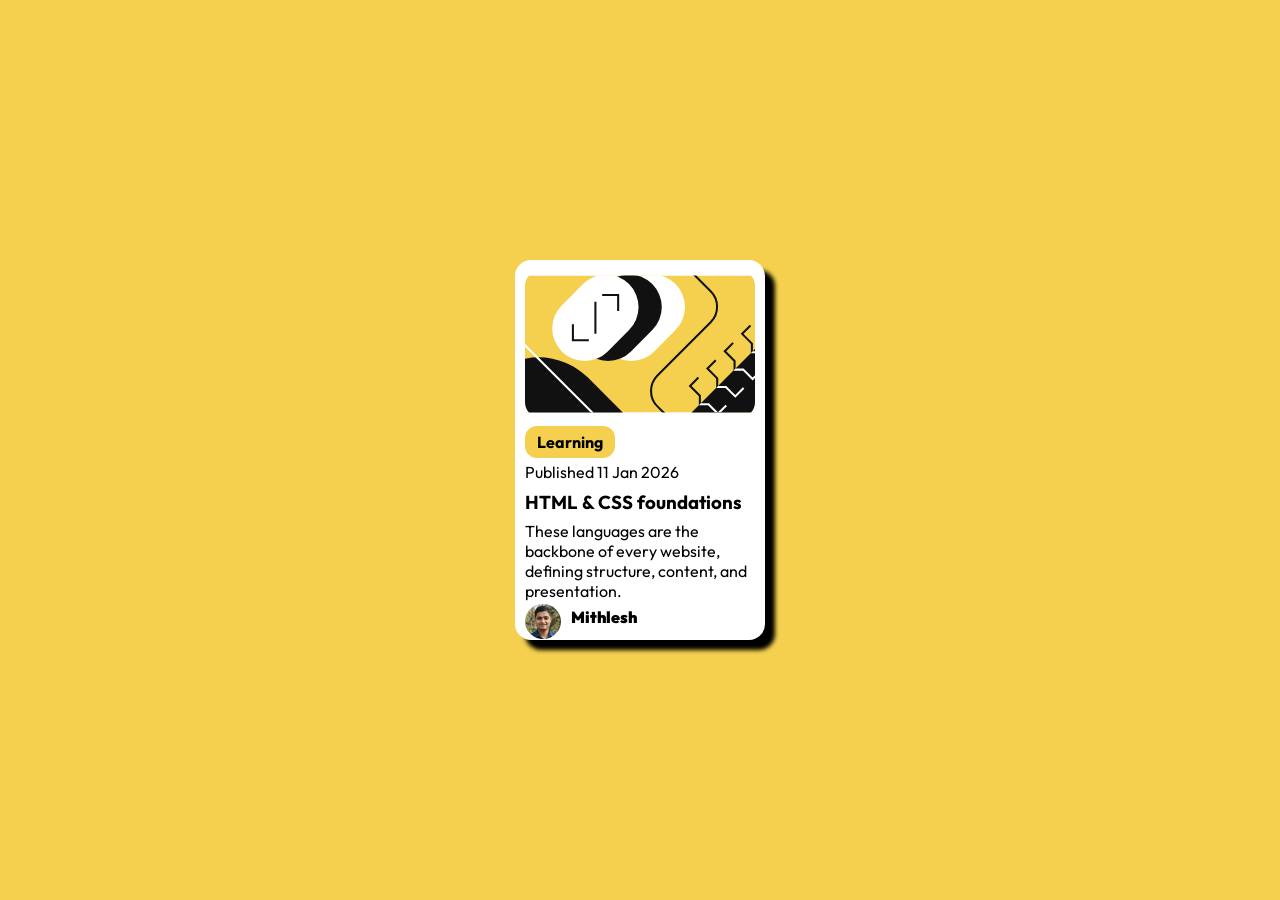
<file: blog preview card excercise/index.html>
<!DOCTYPE html>
<html lang="en">
  <head>
    <meta charset="UTF-8" />
    <meta name="viewport" content="width=device-width, initial-scale=1.0" />
    <title>Blog preview card</title>
    <link rel="stylesheet" href="style.css" />
  </head>
  <body>
    <div class="card">
      <img class="main" src="assets/images/illustration-article.svg" alt="">
      <div class="_tag">Learning</div>
      <div class="_date">Published 11 Jan 2026</div>
      <h3>HTML & CSS foundations</h3>
      <p>
        These languages are the backbone of every website, defining structure,
        content, and presentation.
      </p>
      <div class="author">
        <img src="assets/images/mithlesh.png" alt="author image">
        <span>Mithlesh</span>
      </div>
    </div>
  </body>
</html>
</file>
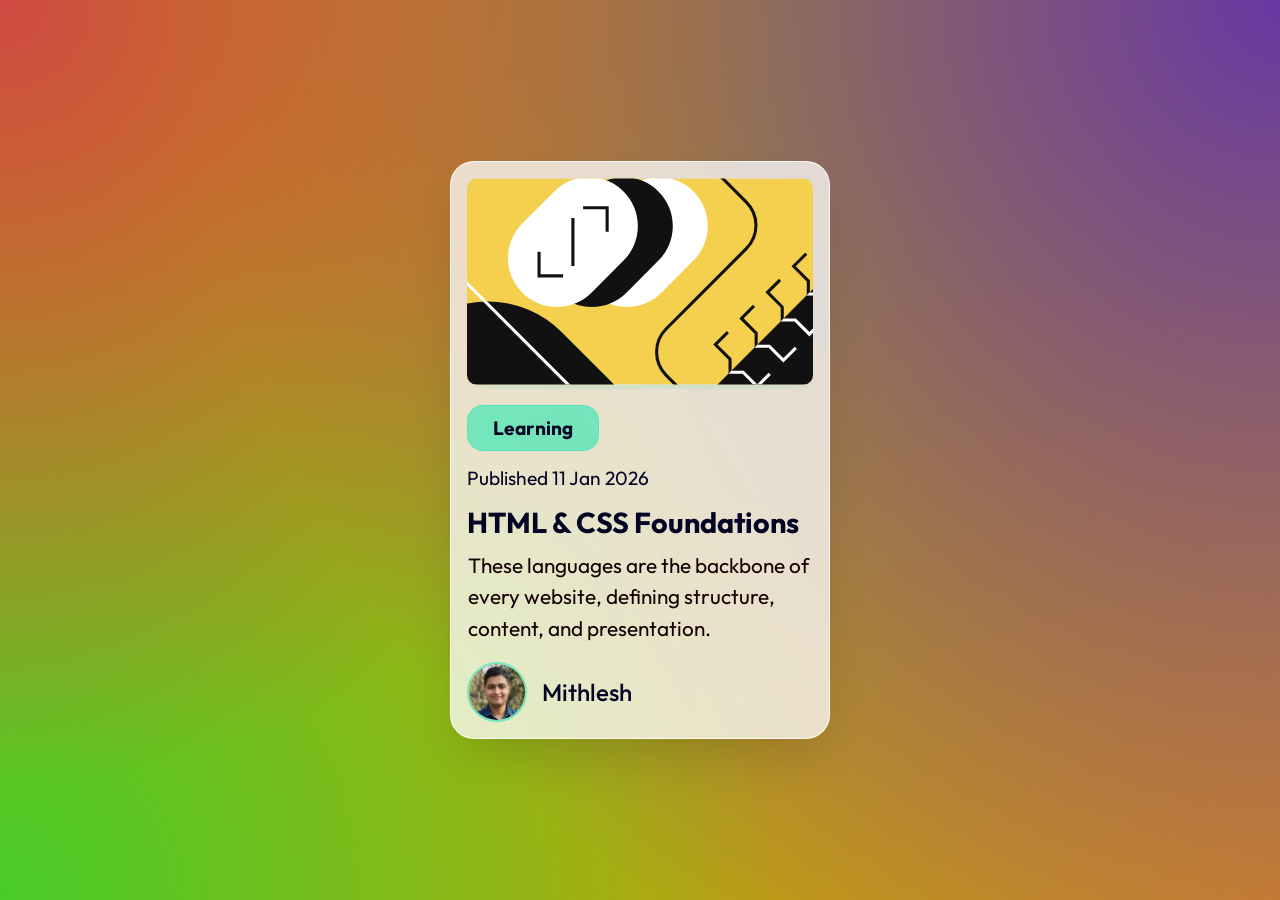
<file: Blog Review - Card/index.html>
<!DOCTYPE html>
<html lang="en">
  <head>
    <meta charset="UTF-8" />
    <meta name="viewport" content="width=device-width, initial-scale=1.0" />
    <title>Blog Preview Card</title>
    <link rel="preconnect" href="https://fonts.googleapis.com" />
    <link rel="preconnect" href="https://fonts.gstatic.com" crossorigin />
    <link
      rel="stylesheet"
      href="https://fonts.googleapis.com/css2?family=Outfit:wght@100..900&display=swap"
    />
    <link rel="stylesheet" href="style.css" />
  </head>
  <body>
    <main class="container">
      <article id="card">
        <div class="upper">
          <img
            class="illus"
            src="assets/images/illustration-article.svg"
            alt="article image"
          />
        </div>
        <div class="middle">
          <p class="tag">Learning</p>
          <p>Published 11 Jan 2026</p>
        </div>
        <div class="lowerhalf">
          <div class="content">
            <h1>HTML & CSS Foundations</h1>
            <p>
              These languages are the backbone of every website, defining
              structure, content, and presentation.
            </p>
          </div>
          <div class="lower">
            <img src="assets/images/mithlesh.png" alt="author image" />
            <span>Mithlesh</span>
          </div>
        </div>
      </article>
    </main>
    <script src="script_blog.js"></script>
  </body>
</html>
</file>
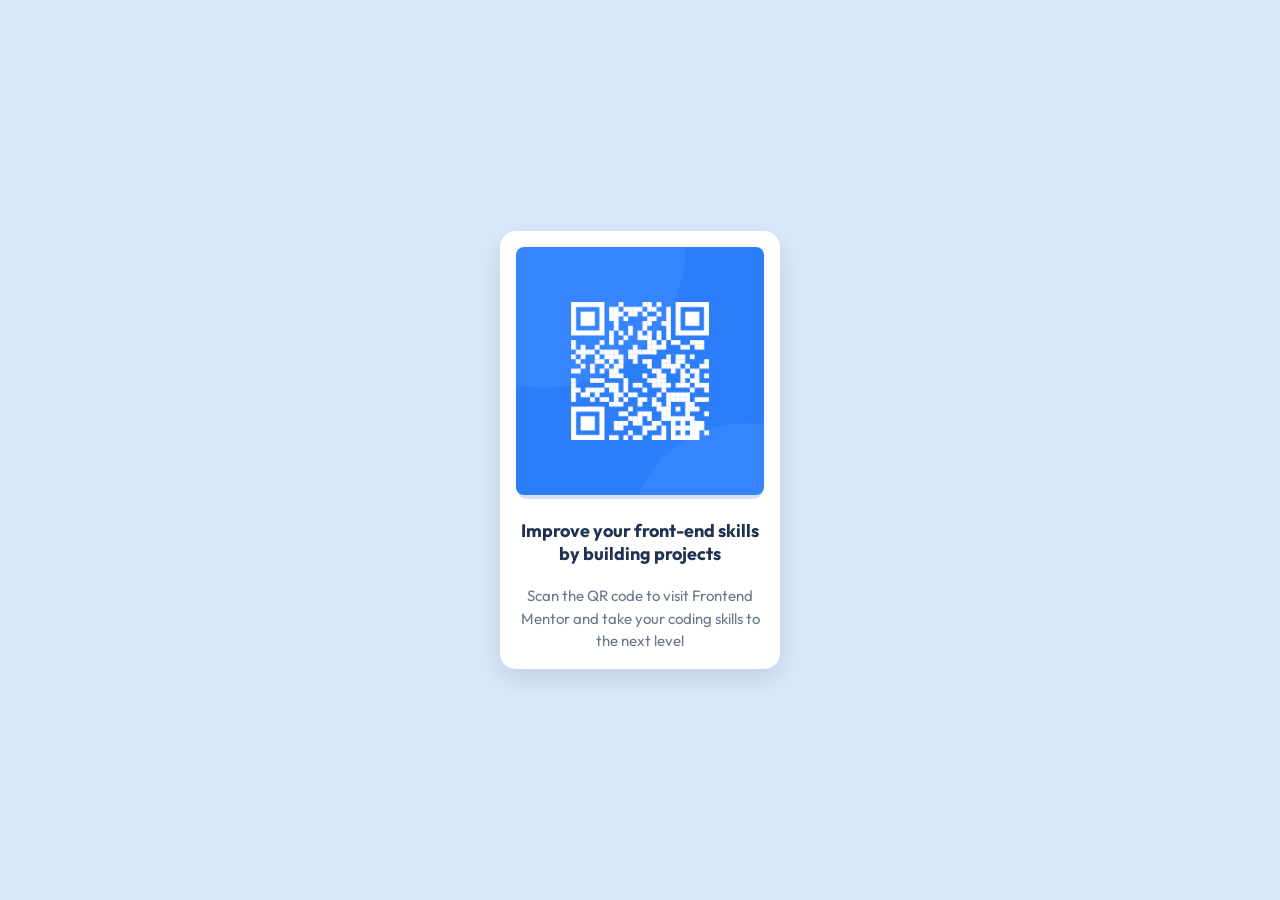
<file: card excercise/index.html>
<!DOCTYPE html>
<html lang="en">
  <head>
    <meta charset="UTF-8" />
    <meta name="viewport" content="width=device-width, initial-scale=1.0" />
    <link rel="stylesheet" href="style.css" />

    <title>QR code component</title>
  </head>
  <body>
    <div class="card">
      <div class="qr">
        <img src="images/image-qr-code.png" alt="QR Code" />
      </div>
      <h2>Improve your front-end skills by building projects</h2>
      <p>
        Scan the QR code to visit Frontend Mentor and take your coding skills to
        the next level
      </p>
    </div>
  </body>
</html>
</file>
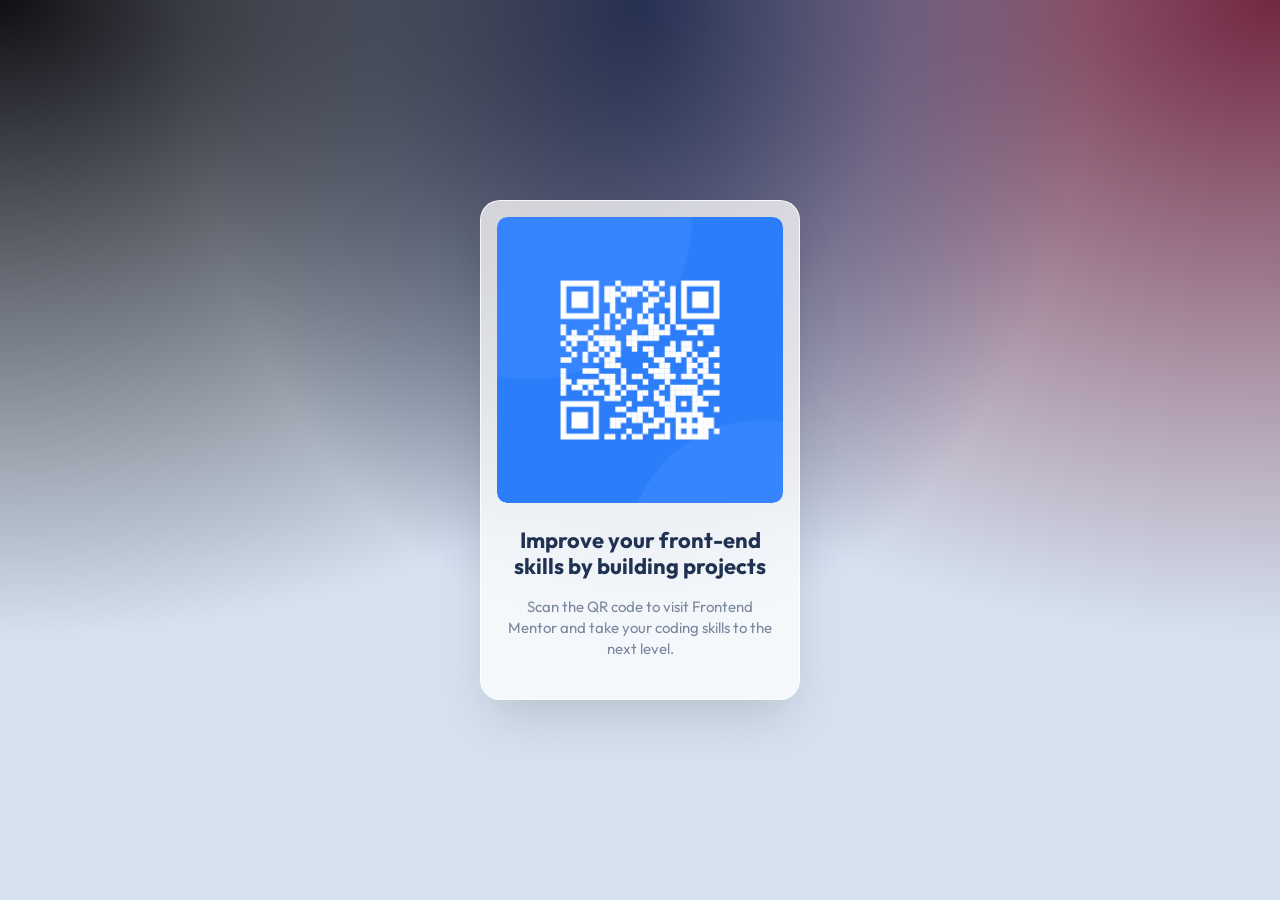
<file: QR Component Card/index.html>
<!DOCTYPE html>
<html lang="en">
  <head>
    <meta charset="UTF-8" />
    <meta name="viewport" content="width=device-width, initial-scale=1.0" />
    <meta name="description" content="interactive QR Code component" />

    <link rel="preconnect" href="https://fonts.googleapis.com" />
    <link rel="preconnect" href="https://fonts.gstatic.com" crossorigin />
    <link
      href="https://fonts.googleapis.com/css2?family=Outfit:wght@400;700&display=swap"
      rel="stylesheet"
    />
    <link rel="stylesheet" href="style.css" />

    <title>3D Glassmorphism QR Component</title>
  </head>
  <body>
    <main class="container">
      <article class="card" id="card">
        <div class="qr-container">
          <img
            src="images/image-qr-code.png"
            alt="QR code"
            class="qr"
          />
          <div class="glare"></div>
        </div>
        <div class="content">
          <h1>Improve your front-end skills by building projects</h1>
          <p>
            Scan the QR code to visit Frontend Mentor and take your coding
            skills to the next level.
          </p>
        </div>
      </article>
    </main>

    <script src="script.js"></script>
  </body>
</html>
</file>
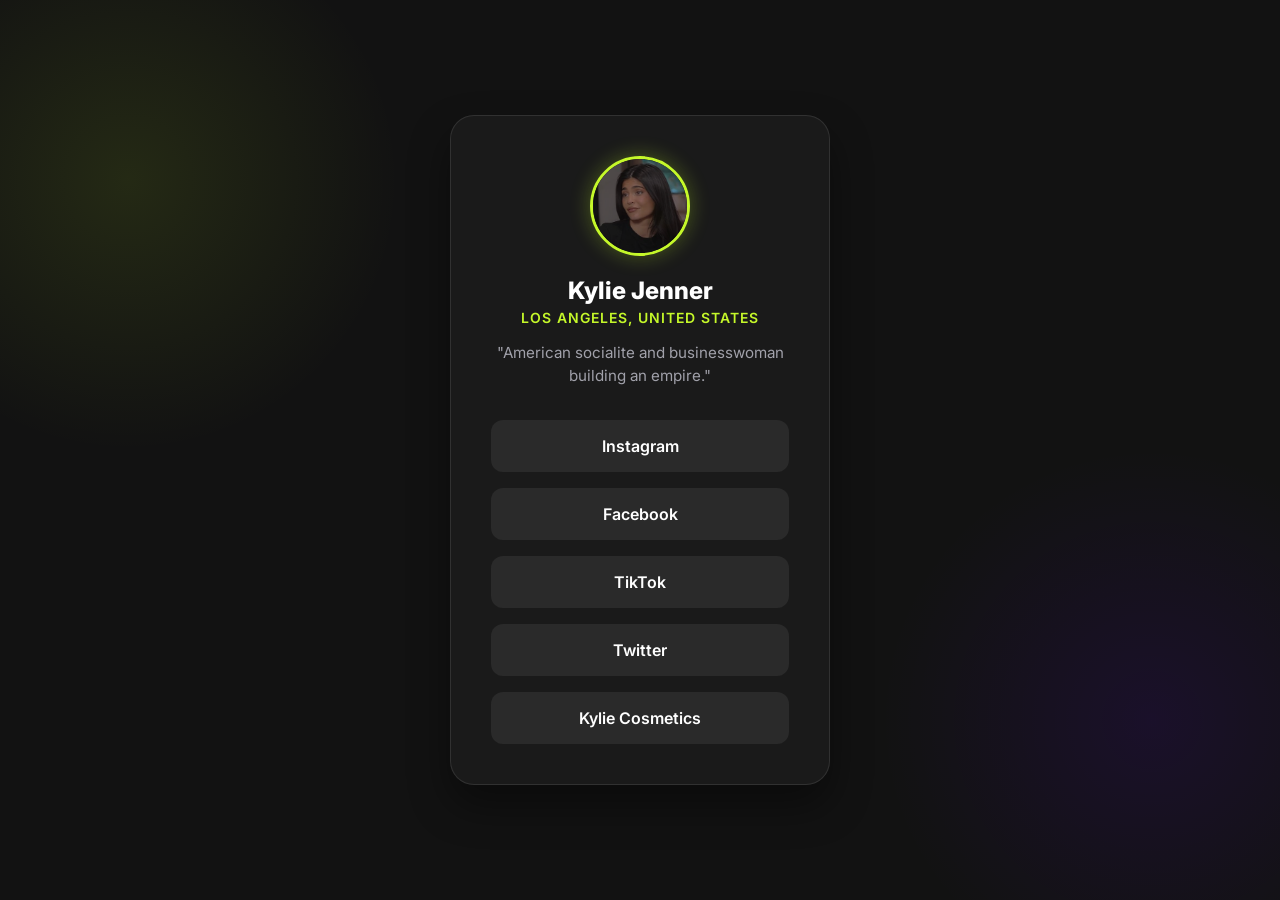
<file: Social Link's Page/index.html>
<!DOCTYPE html>
<html lang="en">
  <head>
    <meta charset="UTF-8" />
    <meta name="viewport" content="width=device-width, initial-scale=1.0" />
    <title>Social Links Profile</title>
    <link rel="preconnect" href="https://fonts.googleapis.com" />
    <link rel="preconnect" href="https://fonts.gstatic.com" crossorigin />
    <link href="https://fonts.googleapis.com/css2?family=Inter:wght@400;600;800&display=swap" rel="stylesheet">
    <link rel="stylesheet" href="style.css" />
  </head>
  <body>
    <main class="card">
      <div class="header">
        <div class="pic-container">
          <img src="images/pic.png" alt="Kylie Jenner" class="pic" />
        </div>
        <h1 class="name">Kylie Jenner</h1>
        <p class="location">Los Angeles, United States</p>
        <p class="bio">
          "American socialite and businesswoman building an empire."
        </p>
      </div>

      <ul class="links">
        <li>
          <a href="https://www.instagram.com/kyliejenner/" target="_blank"
            >Instagram</a
          >
        </li>
        <li>
          <a href="https://www.facebook.com/kyliejenner/" target="_blank"
            >Facebook</a
          >
        </li>
        <li>
          <a href="https://www.tiktok.com/@kyliejenner/" target="_blank"
            >TikTok</a
          >
        </li>
        <li>
          <a href="https://www.twitter.com/kyliejenner/" target="_blank"
            >Twitter</a
          >
        </li>
        <li>
          <a href="https://kyliecosmetics.com/" target="_blank"
            >Kylie Cosmetics</a
          >
        </li>
      </ul>
    </main>
  </body>
</html>
</file>
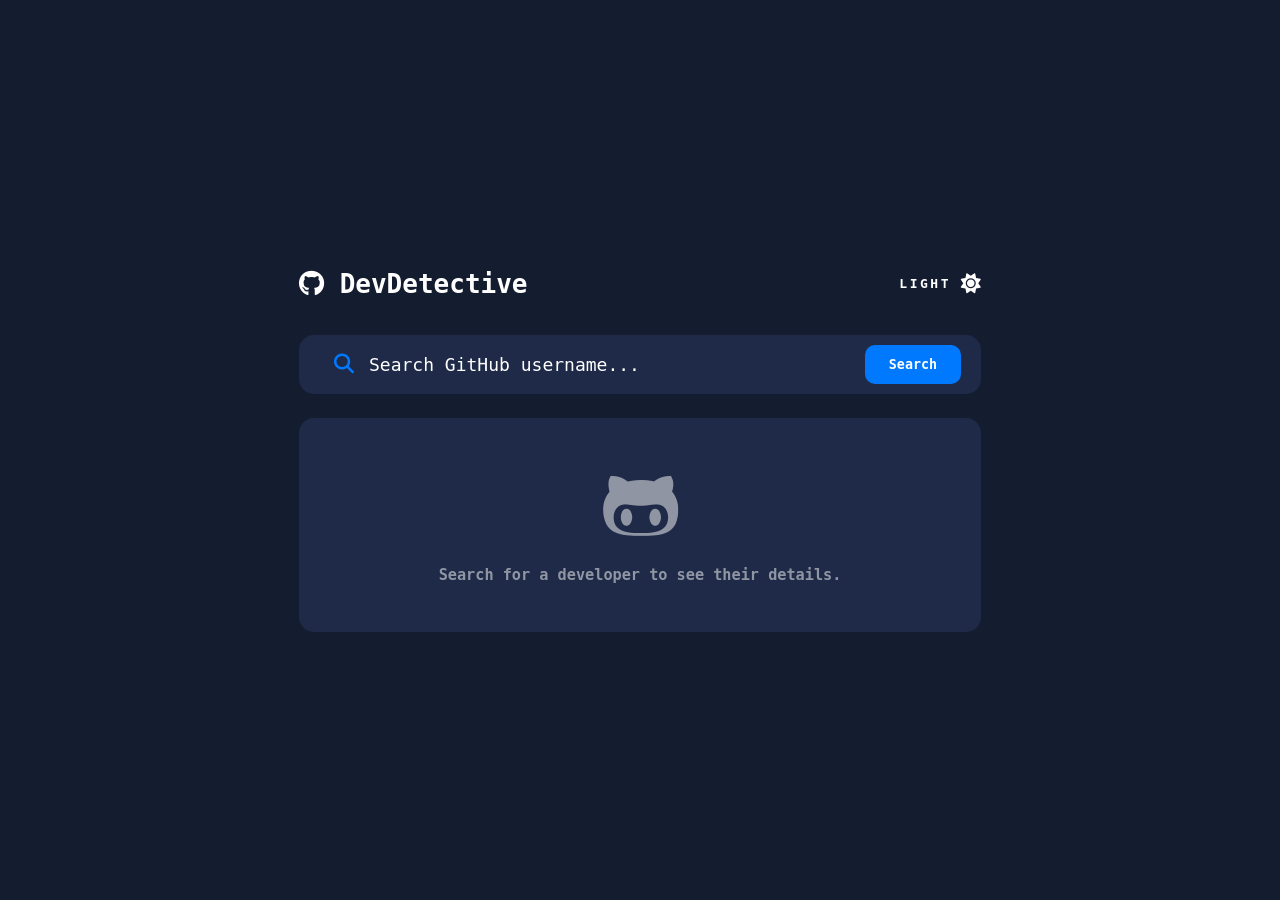
<file: The Github-Finder App/index.html>
<!DOCTYPE html>
<html lang="en">
  <head>
    <meta charset="UTF-8" />
    <meta name="viewport" content="width=device-width, initial-scale=1.0" />
    <title>DevDetective | GitHub Finder</title>
    <link
      rel="stylesheet"
      href="https://cdnjs.cloudflare.com/ajax/libs/font-awesome/6.4.0/css/all.min.css"
    />
    <link rel="stylesheet" href="style.css" />
  </head>
  <body>
    <div class="container">
      <header>
        <h2 class="logo"><i class="fab fa-github"></i> DevDetective</h2>
        <div class="theme-toggle">
          <p>LIGHT</p>
          <i class="fas fa-sun" id="theme-icon"></i>
        </div>
      </header>

      <section class="search-area">
        <div class="search-bar-container">
          <i class="fas fa-search search-icon"></i>
          <input
            type="text"
            id="user-input"
            placeholder="Search GitHub username..."
          />
          <button class="search-btn">Search</button>
        </div>
        <p class="error-msg" id="no-results">No results</p>
      </section>

      <main class="profile-card" id="profile-card">
        <div class="default-msg">
            <i class="fab fa-github-alt"></i>
            <h3>Search for a developer to see their details.</h3>
        </div>
      </main>
    </div>

    <script src="script.js"></script>
  </body>
</html>
</file>
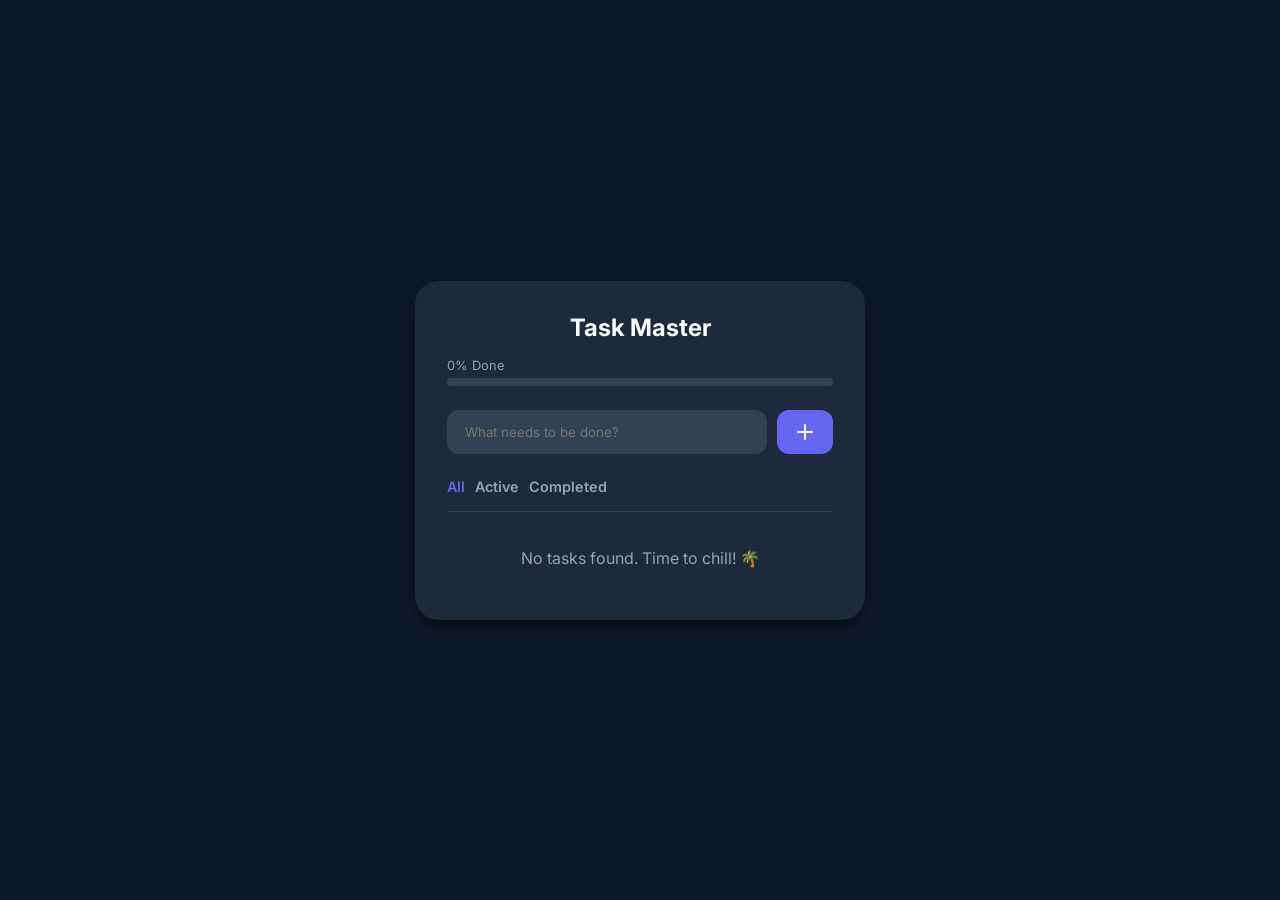
<file: The To-Do List/index.html>
<!DOCTYPE html>
<html lang="en">
  <head>
    <meta charset="UTF-8" />
    <meta name="viewport" content="width=device-width, initial-scale=1.0" />
    <title>Task Manager</title>
    <link rel="preconnect" href="https://fonts.googleapis.com">
    <link rel="preconnect" href="https://fonts.gstatic.com" crossorigin>
    <link href="https://fonts.googleapis.com/css2?family=Inter:wght@400;500;600;700&display=swap" rel="stylesheet">
    <link rel="stylesheet" href="style.css" />
  </head>
  <body>
    
    <div class="app-container">
      <header>
        <h1>Task Master</h1>
        <div class="progress-container">
          <div class="progress-text">
            <span id="progress-label">0% Done</span>
          </div>
          <div class="progress-bar">
            <div class="progress-fill" id="progress-fill"></div>
          </div>
        </div>
      </header>

      <form id="task-form">
        <input 
          class="task-input" 
          type="text" 
          placeholder="What needs to be done?" 
          maxlength="60"
          autocomplete="off"
        />
        <button type="submit" class="addbtn" aria-label="Add Task">
          <svg xmlns="http://www.w3.org/2000/svg" width="24" height="24" viewBox="0 0 24 24" fill="none" stroke="currentColor" stroke-width="2" stroke-linecap="round" stroke-linejoin="round"><line x1="12" y1="5" x2="12" y2="19"></line><line x1="5" y1="12" x2="19" y2="12"></line></svg>
        </button>
      </form>

      <div class="filters">
        <button class="filter-btn active" data-filter="all">All</button>
        <button class="filter-btn" data-filter="active">Active</button>
        <button class="filter-btn" data-filter="completed">Completed</button>
      </div>

      <ul class="task-list" id="task-list">
        </ul>
      
      <div id="empty-state" class="hidden">
        <p>No tasks found. Time to chill! 🌴</p>
      </div>
    </div>

    <div id="toast-container"></div>

    <script src="script.js"></script>
  </body>
</html>
</file>
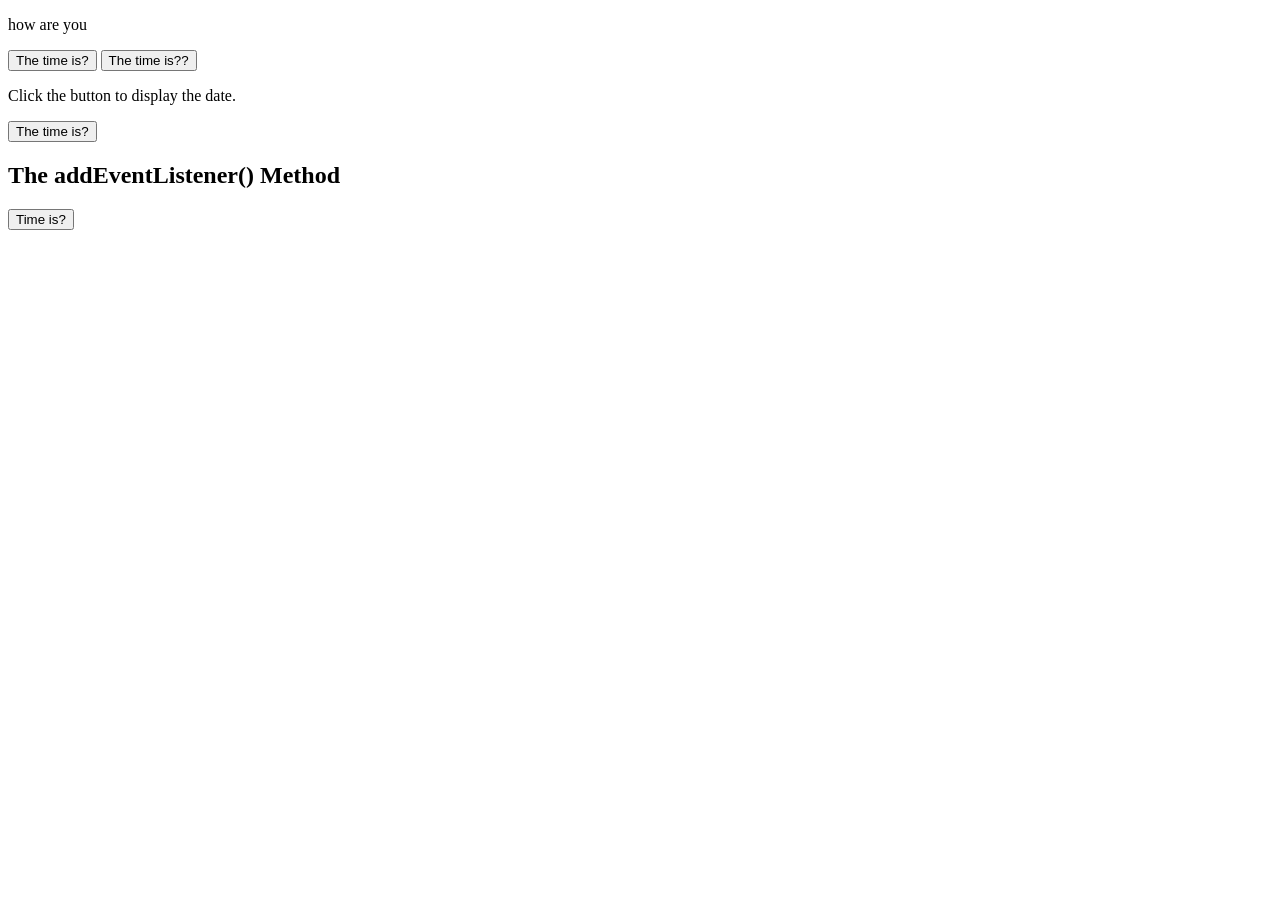
<file: day_8/practice_ans.html>
<!DOCTYPE html>
<html lang="en">
  <head>
    <meta charset="UTF-8" />
    <meta name="viewport" content="width=device-width, initial-scale=1.0" />
    <title>Document</title>
  </head>
  <body>
    <p id="demo">how are you</p>
    <button onclick="document.getElementById('demo').innerHTML = Date()">
      The time is?
    </button>
    <button onclick="this.innerHTML = Date()">The time is??</button>
    <p>Click the button to display the date.</p>
    <button onclick="displayDate()">The time is?</button>

    <script>
      function displayDate() {
        document.getElementById("demo1").innerHTML = Date();
      }
    </script>

    <p id="demo1"></p>

    <h2>The addEventListener() Method</h2>

    <button id="myBtn">Time is?</button>

    <p id="demo"></p>

    <script>
      const btn = document.getElementById("myBtn");

      // Add EventListener to btn
      btn.addEventListener("click", function () {
        document.getElementById("demo").innerHTML = Date();
      });
      localStorage.setItem("count", count);
      function showMessage(text) {
        msgEl.innerHTML = text;
        setTimeout(function () {
          msgEl.innerHTML = "";
        }, 3000);
      }
    </script>
  </body>
</html>
</file>
<file: blog preview card excercise/style.css>
@import url("https://fonts.googleapis.com/css2?family=Outfit:wght@100..900&display=swap");

* {
  margin: 0;
  padding: 0;
  box-sizing: border-box;
}

html,
body {
  background-color: hsl(47, 88%, 63%);
  width: 100%;
  height: 100%;
  display: flex;
  justify-content: center;
  align-items: center;
  font-family: "Outfit", Arial, sans-serif;
  font-style: normal;
  /* font-optical-sizing: auto; */
}

.card {
  height: 380px;
  width: 250px;
  box-shadow: 10px 10px 4px black;
  border-radius: 16px;
  padding: 10px 10px 0px 10px;
  background-color: white;
}

.card .main {
  border-radius: 16px;
  height: 40%;
  width: 100%;
  margin-bottom: 10px;
}

._tag {
  display: inline;
  background-color: hsl(47, 88%, 63%);
  padding: 6px 12px;
  border-radius: 12px;
  font-weight: 700;
}

._date {
  padding: 10px 5px 7.5px 0px;
}

h3 {
  font-weight: bolder;
  padding: 0px 0px 7px;
}

p {
  padding: 0px 0px 3px;
}

.author {
  display: flex;
  align-items: left;
  gap: 10px;
}

.author img {
  display: inline;
  height: 35px;
  padding: 0px 0px 0px 0px;
  width: 36px;
  border-radius: 50%;
  
}

.author span {
  font-size: 16px;
  font-weight: 900;
  padding: 3px 13px 13px 0px;
}
</file>
<file: Blog Review - Card/style.css>
:root {
  --bg-clr: rgba(185, 170, 10, 1);
  --cd-clr: rgba(255, 255, 255, 0.75); /* Lower opacity for glass effect */
  --ani-clr: rgba(71, 231, 183, 0.712);
  --txt-pr: rgb(4, 4, 37);
  --txt-sc: rgb(20, 0, 0);
  --bg-shdw: 0px 25px 50px -12px rgba(0, 0, 0, 0.15);
}

* {
  margin: 0;
  padding: 0;
  box-sizing: border-box;
}

body {
  background-color: var(--bg-clr);
  min-height: 100dvh;
  display: flex;
  justify-content: center;
  align-items: center;
  font-family: "Outfit", sans-serif;
  background-image: radial-gradient(circle at 0% 0%, #cf4942 0, transparent 50%),
    radial-gradient(circle at 100% 0%, #6a37a3 0, transparent 70%),
    radial-gradient(circle at 0% 100%, #47cc29 0, transparent 50%),
    radial-gradient(circle at 100% 100%, #d6891e 0, transparent 50%);
  perspective: 1000px; /*Essential for 3D Effect*/
}

.container {
  transform-style: preserve-3d;
}

#card {
  width: 100%;
  max-width: 380px;
  box-shadow: var(--bg-shdw);
  border-radius: 24px;
  margin: 24px 0px;
  padding: 16px;
  background-color: var(--cd-clr);
  backdrop-filter: blur(16px);
  -webkit-backdrop-filter: blur(16px);
  border: 1px solid rgba(255, 255, 255, 0.8);
  transition: transform 0.1s ease-out;
}

.upper {
  padding: 0.1px;
  border-radius: 10px;
  margin-bottom: 15px;
  overflow: hidden;
  transform: translateZ(20px);
}

.illus {
  width: 100%;
  height: auto;
  border-radius: 10px;
  box-shadow: 0px 0px 40px -15px var(--ani-clr);
}

.middle {
  color: var(--txt-pr);
  font-size: 1.2rem;
  line-height: 2.6;
}

.middle .tag {
  padding: 10px 25px;
  font-weight: 700;
  display: inline;
  border: 1px solid var(--ani-clr);
  background-color: var(--ani-clr);
  border-radius: 16px;
}

.lowerhalf {
  transform: translateZ(10px);
}
.content h1 {
  color: var(--txt-pr);
  font-size: 1.8rem;
  margin-bottom: 10px;
  font-weight: 700;  
}

.content p {
  font-size: 1.3rem;
  color: var(--txt-sc);
  font-weight: 400;
  margin-bottom: 18px;
  line-height: 1.5;
  padding: 0 1px;
}

.lower {
  display: flex;
}

.lower img {
  width: 60px;
  height: 60px;
  border-radius: 50%;
  border: 2px solid var(--ani-clr);
}

.lower span {
  font-size: 1.5rem;
  font-weight: 500;
  color: var(--txt-pr);
  padding: 15px;
}
</file>
<file: card excercise/style.css>
@import url('https://fonts.googleapis.com/css2?family=Outfit:wght@100..900&display=swap');

* {
  margin: 0;
  padding: 0;
  box-sizing: border-box;
}


html,
body {
  height: 100%;
  width: 100%;
  display: flex;
  justify-content: center;
  align-items: center;
  background-color: #d8e8f8;
  font-family: "Outfit", Arial, sans-serif;
  font-style: normal;
  font-optical-sizing: auto;

}

.card {
  width: 280px;
  background-color: white;
  padding: 16px;
  border-radius: 16px;
  text-align: center;
  box-shadow: 0 10px 25px rgba(0, 0, 0, 0.1);
}
.qr {
  background-color: hsl(212, 45%, 89%);
  padding: 0px;
  border-radius: 12px;
  margin-bottom: 20px;
}

.qr img {
  width: 100%;
  border-radius: 8px;
}

.card h2 {
  font-size: 18px;
  margin-top: 12px;
  color: hsl(218, 44%, 22%);
  font-weight: 700;
}

.card p {
  margin-top: 20px;
  font-size: 15px;
  color: hsl(216, 15%, 48%);
  line-height: 1.5;
  font-weight: 400;
}
</file>
<file: QR Component Card/style.css>
:root {
  --bg-main: rgb(213, 225, 239);
  --card-white: rgba(255, 255, 255, 0.75); /* Lower opacity for glass effect */
  --txt-primary: hsl(218, 44%, 22%);
  --txt-secondary: hsl(220, 15%, 55%);
  --accent-glow: rgba(46, 219, 231, 0.6);
  --shadow: 0 25px 50px -12px rgba(0, 0, 0, 0.15); /* x-offset y-offset blur spread color */

}

* {
  margin: 0;
  padding: 0;
  box-sizing: border-box;
}

body {
  min-height: 100dvh;
  display: flex;
  justify-content: center;
  align-items: center;
  background-color: var(--bg-main);
  font-family: "Outfit", sans-serif;
  /* Subtle animated background mesh */
  background-image: 
  radial-gradient(at 0% 0%, hsla(253,16%,7%,1) 0, transparent 50%), 
  radial-gradient(at 50% 0%, hsla(225,39%,30%,1) 0, transparent 50%), 
  radial-gradient(at 100% 0%, hsla(339,49%,30%,1) 0, transparent 50%);
  perspective: 1000px;  /*Essential for 3D effect*/
  overflow: hidden;
}

/* radial-gradient( size at <x-position> <y-position>, <start-color> <start-stop>, <end-color> <end-stop>), */

.container {
  /* Acts as the stage for the 3D object */
  transform-style: preserve-3d;
}

.card {
  width: 320px;
  background: var(--card-white);
  padding: 16px;
  border-radius: 20px;
  text-align: center;
  
  /* Glassmorphism Essentials */
  backdrop-filter: blur(16px);
  -webkit-backdrop-filter: blur(16px);
  border: 1px solid rgba(255, 255, 255, 0.8);
  box-shadow: var(--shadow);
  
  /* Smooth reset for JS movement */
  transition: transform 0.1s ease-out; 
  transform-style: preserve-3d;
}

.qr-container {
  border-radius: 10px;
  overflow: hidden;
  margin-bottom: 24px;
  position: relative;
  
  /* Pop the image off the card in 3D space */
  transform: translateZ(20px); 
}

.qr {
  width: 100%;
  height: auto;
  display: block;
  border-radius: 10px;
}

.content {
  /* Pop the text off the card slightly less than the image */
  transform: translateZ(10px);
}

h1 {
  font-size: 1.375rem; /* 22px */
  color: var(--txt-primary);
  font-weight: 700;
  margin-bottom: 16px;
  line-height: 1.2;
}

p {
  font-size: 0.938rem; /* 15px */
  color: var(--txt-secondary);
  line-height: 1.4;
  margin-bottom: 24px;
  padding: 0 10px;
}
</file>
<file: Social Link's Page/style.css>
/* Variables - Define your theme in one place */
:root {
  --bg-color: rgb(18, 18, 18);
  --card-bg: rgba(30, 30, 30, 0.7);
  --text-white: rgb(255, 255, 255);
  --text-grey: rgb(161, 161, 170);
  --ani-color: rgb(197, 248, 42);
  --btn-bg: rgb(42, 42, 42);
  --btn-hvr: rgb(197, 248, 42);
  --btn-txt-hvr: rgb(0, 0, 0);
  --font-main: "Inter", sans-serif;
}

* {
  margin: 0;
  padding: 0;
  box-sizing: border-box;
}

body {
  min-height: 100dvh;
  width: 100%;
  background-color: var(--bg-color);
  background-image: radial-gradient(
      circle at 10% 20%,
      rgba(197, 248, 42, 0.1) 0%,
      transparent 20%
    ),
    radial-gradient(
      circle at 90% 80%,
      rgba(98, 0, 255, 0.1) 0%,
      transparent 20%
    );
  display: flex;
  align-items: center;
  justify-content: center;
  font-family: var(--font-main);
  padding: 20px;
}

.card {
  width: 100%;
  max-width: 380px;
  background-color: var(--card-bg);
  backdrop-filter: blur(10px);
  border: 1px solid rgba(255, 255, 255, 0.1);
  border-radius: 24px;
  padding: 40px;
  text-align: center;
  box-shadow: 0 20px 40px rgba(0, 0, 0, 0.4);
}

.pic-container {
  margin-bottom: 16px;
}

.pic {
  border-radius: 50%;
  height: 100px;
  width: 100px;
  object-fit: cover;
  border: 3px solid var(--ani-color);
  box-shadow: 0 0 20px rgba(197, 248, 42, 0.3);
}

.name {
  color: var(--text-white);
  font-weight: 800;
  font-size: 1.5rem;
  margin-bottom: 4px;
}

.location {
  color: var(--ani-color);
  font-size: 0.875rem;
  font-weight: 600;
  margin-bottom: 16px;
  text-transform: uppercase;
  letter-spacing: 1px;
}

.bio {
  color: var(--text-grey);
  font-size: 0.95rem;
  line-height: 1.5;
  margin-bottom: 32px;
}

.links {
  list-style: none;
  display: flex;
  flex-direction: column;
  gap: 16px;
}

.links a {
  display: block;
  background-color: var(--btn-bg);
  color: var(--text-white);
  padding: 16px;
  border-radius: 12px;
  text-decoration: dotted;
  font-weight: 600;
  transition: all 0.3s ease;
}

.links a:hover {
    background-color: var(--btn-hvr);
    color: var(--btn-txt-hvr);
    transform: translateY(-3px);
    box-shadow: 0 10px 20px rgba(197, 248, 42, 0.2);
}
</file>
<file: The Github-Finder App/style.css>
:root {
  --lm-bg: #f6f8ff;
  --lm-bg-content: #fefefe;
  --lm-text: #4b6a9b;
  --lm-text-alt: #2b3442;
  --lm-shadow: 0px 16px 30px -10px rgba(70, 96, 187, 0.2);
  --btn: #0079ff;
  --btn-hover: #60abff;
  --error: #f74646;
  --radius: 15px;
  --transition: all 0.3s ease;
}

/* Dark Mode Variables (Default) */
body.dark {
  --lm-bg: #141d2f;
  --lm-bg-content: #1e2a47;
  --lm-text: #ffffff;
  --lm-text-alt: #ffffff;
  --lm-shadow: none;
}

* {
  margin: 0;
  padding: 0;
  box-sizing: border-box;
  font-family: "Space Mono", monospace; /* Use a monospace font for dev vibe */
}

body {
  background-color: var(--lm-bg);
  color: var(--lm-text);
  min-height: 100vh;
  display: flex;
  justify-content: center;
  align-items: center;
  transition: var(--transition);
  font-size: 13px;
}

.container {
  width: 100%;
  max-width: 730px;
  padding: 24px;
}

/* Header */
header {
  display: flex;
  justify-content: space-between;
  align-items: center;
  margin-bottom: 36px;
}

.logo {
  font-size: 26px;
  font-weight: bold;
  color: var(--lm-text-alt);
}

.theme-toggle {
  display: flex;
  align-items: center;
  gap: 10px;
  cursor: pointer;
  transition: var(--transition);
}

.theme-toggle:hover {
  opacity: 0.7;
}

.theme-toggle p {
  font-size: 13px;
  font-weight: bold;
  letter-spacing: 2.5px;
  color: var(--lm-text);
}

#theme-icon {
  font-size: 20px;
  color: var(--lm-text);
}

/* Search Bar */
.search-area {
  position: relative;
  background-color: var(--lm-bg-content);
  border-radius: var(--radius);
  box-shadow: var(--lm-shadow);
  padding: 10px;
  margin-bottom: 24px;
}

.search-bar-container {
  display: flex;
  align-items: center;
  justify-content: space-between;
  padding: 0 10px;
}

.search-icon {
  color: var(--btn);
  font-size: 20px;
  margin: 0 15px;
}

input {
  flex: 1;
  border: none;
  background: none;
  color: var(--lm-text-alt);
  font-size: 18px;
  outline: none;
  margin-right: 20px;
}

input::placeholder {
  color: var(--lm-text);
}

.search-btn {
  background-color: var(--btn);
  color: #fff;
  border: none;
  border-radius: 10px;
  padding: 12px 24px;
  font-weight: bold;
  cursor: pointer;
  transition: var(--transition);
}

.search-btn:hover {
  background-color: var(--btn-hover);
}

.error-msg {
  position: absolute;
  top: 50%;
  right: 120px;
  transform: translateY(-50%);
  color: var(--error);
  font-weight: bold;
  display: none;
}

/* Profile Card */
.profile-card {
  background-color: var(--lm-bg-content);
  border-radius: var(--radius);
  box-shadow: var(--lm-shadow);
  padding: 48px;
  animation: fadeIn 0.5s ease-in-out;
}

.default-msg {
    text-align: center;
    opacity: 0.5;
}
.default-msg i {
    font-size: 5rem;
    margin-bottom: 20px;
}

/* Profile Layout */
.profile-header {
  display: flex;
  gap: 37px;
  margin-bottom: 30px;
}

.avatar {
  width: 117px;
  height: 117px;
  border-radius: 50%;
}

.profile-info {
  width: 100%;
  display: flex;
  justify-content: space-between;
  align-items: flex-start;
}

.name h2 {
  font-size: 26px;
  color: var(--lm-text-alt);
  margin-bottom: 5px;
}

.username {
  color: var(--btn);
  margin-bottom: 20px;
  font-size: 16px;
}

.joined-date {
  padding-top: 10px;
}

.bio {
  color: var(--lm-text);
  line-height: 25px;
  margin-bottom: 32px;
  opacity: 0.75;
}

/* Stats Box */
.stats-container {
  background-color: var(--lm-bg);
  border-radius: 10px;
  padding: 15px 32px;
  display: flex;
  justify-content: space-between;
  margin-bottom: 30px;
}

.stat-item {
  display: flex;
  flex-direction: column;
  align-items: center;
}

.stat-title {
  font-size: 11px;
  margin-bottom: 5px;
}

.stat-value {
  font-size: 22px;
  font-weight: bold;
  color: var(--lm-text-alt);
}

/* Social Links */
.links-container {
  display: grid;
  grid-template-columns: 1fr 1fr;
  gap: 20px;
  margin-bottom: 30px;
}

.link-item {
  display: flex;
  align-items: center;
  gap: 15px;
}

.link-item i {
    font-size: 20px;
    width: 20px;
    text-align: center;
}

.link-item a, .link-item span {
  color: var(--lm-text);
  text-decoration: none;
  font-size: 15px;
}

.link-item.unavailable {
  opacity: 0.5;
}

/* Repos */
.repos-title {
    margin-bottom: 15px;
    color: var(--lm-text-alt);
}

.repo-list {
    display: flex;
    flex-direction: column;
    gap: 15px;
}

.repo-card {
    background-color: var(--lm-bg);
    padding: 15px;
    border-radius: 10px;
    text-decoration: none;
    color: inherit;
    transition: var(--transition);
    display: flex;
    justify-content: space-between;
    align-items: center;
}

.repo-card:hover {
    transform: translateY(-2px);
    background-color: #00000020;
}

.repo-name {
    color: var(--btn);
    font-weight: bold;
    font-size: 16px;
    margin-bottom: 5px;
}

.repo-desc {
    font-size: 12px;
    max-width: 400px;
    white-space: nowrap;
    overflow: hidden;
    text-overflow: ellipsis;
}

.repo-stats {
    display: flex;
    gap: 15px;
    font-size: 12px;
}

@keyframes fadeIn {
    from { opacity: 0; transform: translateY(10px); }
    to { opacity: 1; transform: translateY(0); }
}

/* Responsive */
@media screen and (max-width: 600px) {
    .profile-header {
        flex-direction: column;
        align-items: center;
        text-align: center;
    }
    .profile-info {
        flex-direction: column;
        align-items: center;
    }
    .links-container {
        grid-template-columns: 1fr;
    }
    .error-msg {
        position: static;
        transform: none;
        text-align: center;
        margin-top: 10px;
    }
}
</file>
<file: The To-Do List/style.css>
:root {
  --primary: #6366f1;
  --primary-hover: #4f46e5;
  --bg: #0f172a;
  --card-bg: #1e293b;
  --text: #f8fafc;
  --text-muted: #94a3b8;
  --danger: #ef4444;
  --success: #22c55e;
  --border-radius: 12px;
  --shadow: 0 10px 15px -3px rgba(0, 0, 0, 0.5);
}

* { margin: 0; padding: 0; box-sizing: border-box; font-family: 'Inter', sans-serif; }

body {
  background-color: var(--bg);
  color: var(--text);
  display: flex;
  justify-content: center;
  align-items: center;
  min-height: 100vh;
  padding: 20px;
}

.app-container {
  background: var(--card-bg);
  width: 100%;
  max-width: 450px;
  padding: 2rem;
  border-radius: 24px;
  box-shadow: var(--shadow);
}

/* Header & Progress */
header h1 { font-size: 1.5rem; margin-bottom: 1rem; text-align: center; }

.progress-container { margin-bottom: 1.5rem; }
.progress-bar { height: 8px; background: #334155; border-radius: 10px; overflow: hidden; }
.progress-fill { height: 100%; background: var(--primary); width: 0%; transition: width 0.4s ease; }
.progress-text { display: flex; justify-content: space-between; font-size: 0.8rem; color: var(--text-muted); margin-bottom: 5px; }

/* Input Form */
#task-form { display: flex; gap: 10px; margin-bottom: 1.5rem; }

.task-input {
  flex: 1;
  background: #334155;
  border: 2px solid transparent;
  padding: 12px 16px;
  border-radius: var(--border-radius);
  color: white;
  outline: none;
  transition: all 0.3s;
}
.task-input:focus { border-color: var(--primary); background: #1e293b; }

.addbtn {
  background: var(--primary);
  border: none;
  color: white;
  padding: 0 16px;
  border-radius: var(--border-radius);
  cursor: pointer;
  transition: background 0.3s;
  display: flex;
  align-items: center;
  justify-content: center;
}
.addbtn:hover { background: var(--primary-hover); }

/* Filters */
.filters { display: flex; gap: 10px; margin-bottom: 1rem; padding-bottom: 1rem; border-bottom: 1px solid #334155; }
.filter-btn {
  background: none;
  border: none;
  color: var(--text-muted);
  font-weight: 600;
  cursor: pointer;
  font-size: 0.9rem;
}
.filter-btn.active { color: var(--primary); }

/* Task List */
.task-list { list-style: none; max-height: 400px; overflow-y: auto; }

.task-item {
  display: flex;
  align-items: center;
  justify-content: space-between;
  background: #334155;
  padding: 12px 16px;
  border-radius: var(--border-radius);
  margin-bottom: 10px;
  animation: slideIn 0.3s ease;
  transition: all 0.2s;
}

.task-item.completed { opacity: 0.6; }
.task-item.completed span { text-decoration: line-through; color: var(--text-muted); }

.task-content { display: flex; align-items: center; gap: 12px; flex: 1; cursor: pointer; }
.checkbox {
  width: 20px; height: 20px; border: 2px solid var(--primary); border-radius: 50%;
  display: flex; align-items: center; justify-content: center; transition: 0.2s;
}
.task-item.completed .checkbox { background: var(--primary); }

.actions { display: flex; gap: 8px; }
.btn-action { background: none; border: none; cursor: pointer; color: var(--text-muted); transition: 0.2s; }
.btn-action:hover { color: white; }
.btn-delete:hover { color: var(--danger); }

/* Utilities */
.hidden { display: none; }
#empty-state { text-align: center; color: var(--text-muted); padding: 20px; }

/* Toast */
#toast-container { position: fixed; bottom: 20px; left: 50%; transform: translateX(-50%); display: flex; flex-direction: column; gap: 10px; }
.toast { background: var(--primary); color: white; padding: 10px 20px; border-radius: 8px; font-size: 0.9rem; animation: fadeUp 0.3s forwards; box-shadow: var(--shadow); }

@keyframes slideIn { from { opacity: 0; transform: translateY(10px); } to { opacity: 1; transform: translateY(0); } }
@keyframes fadeUp { from { opacity: 0; transform: translateY(20px); } to { opacity: 1; transform: translateY(0); } }
</file>
